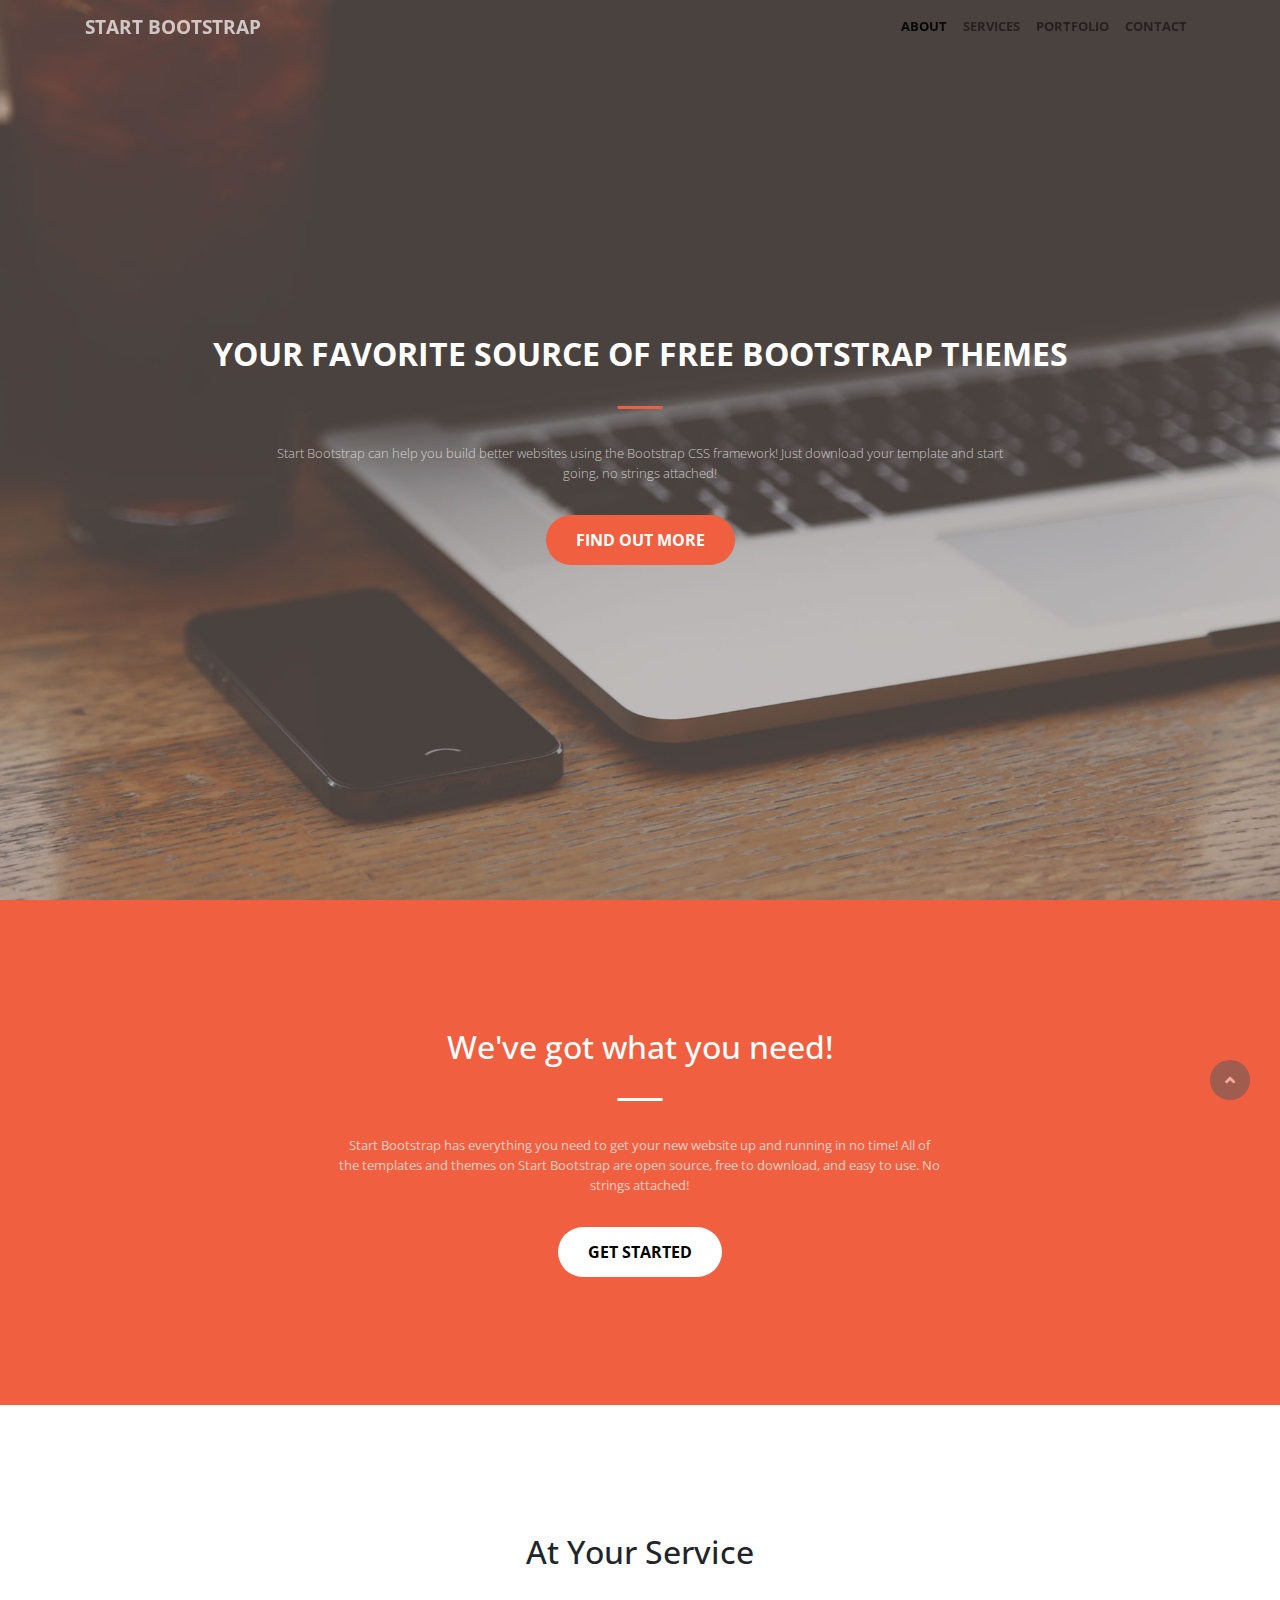
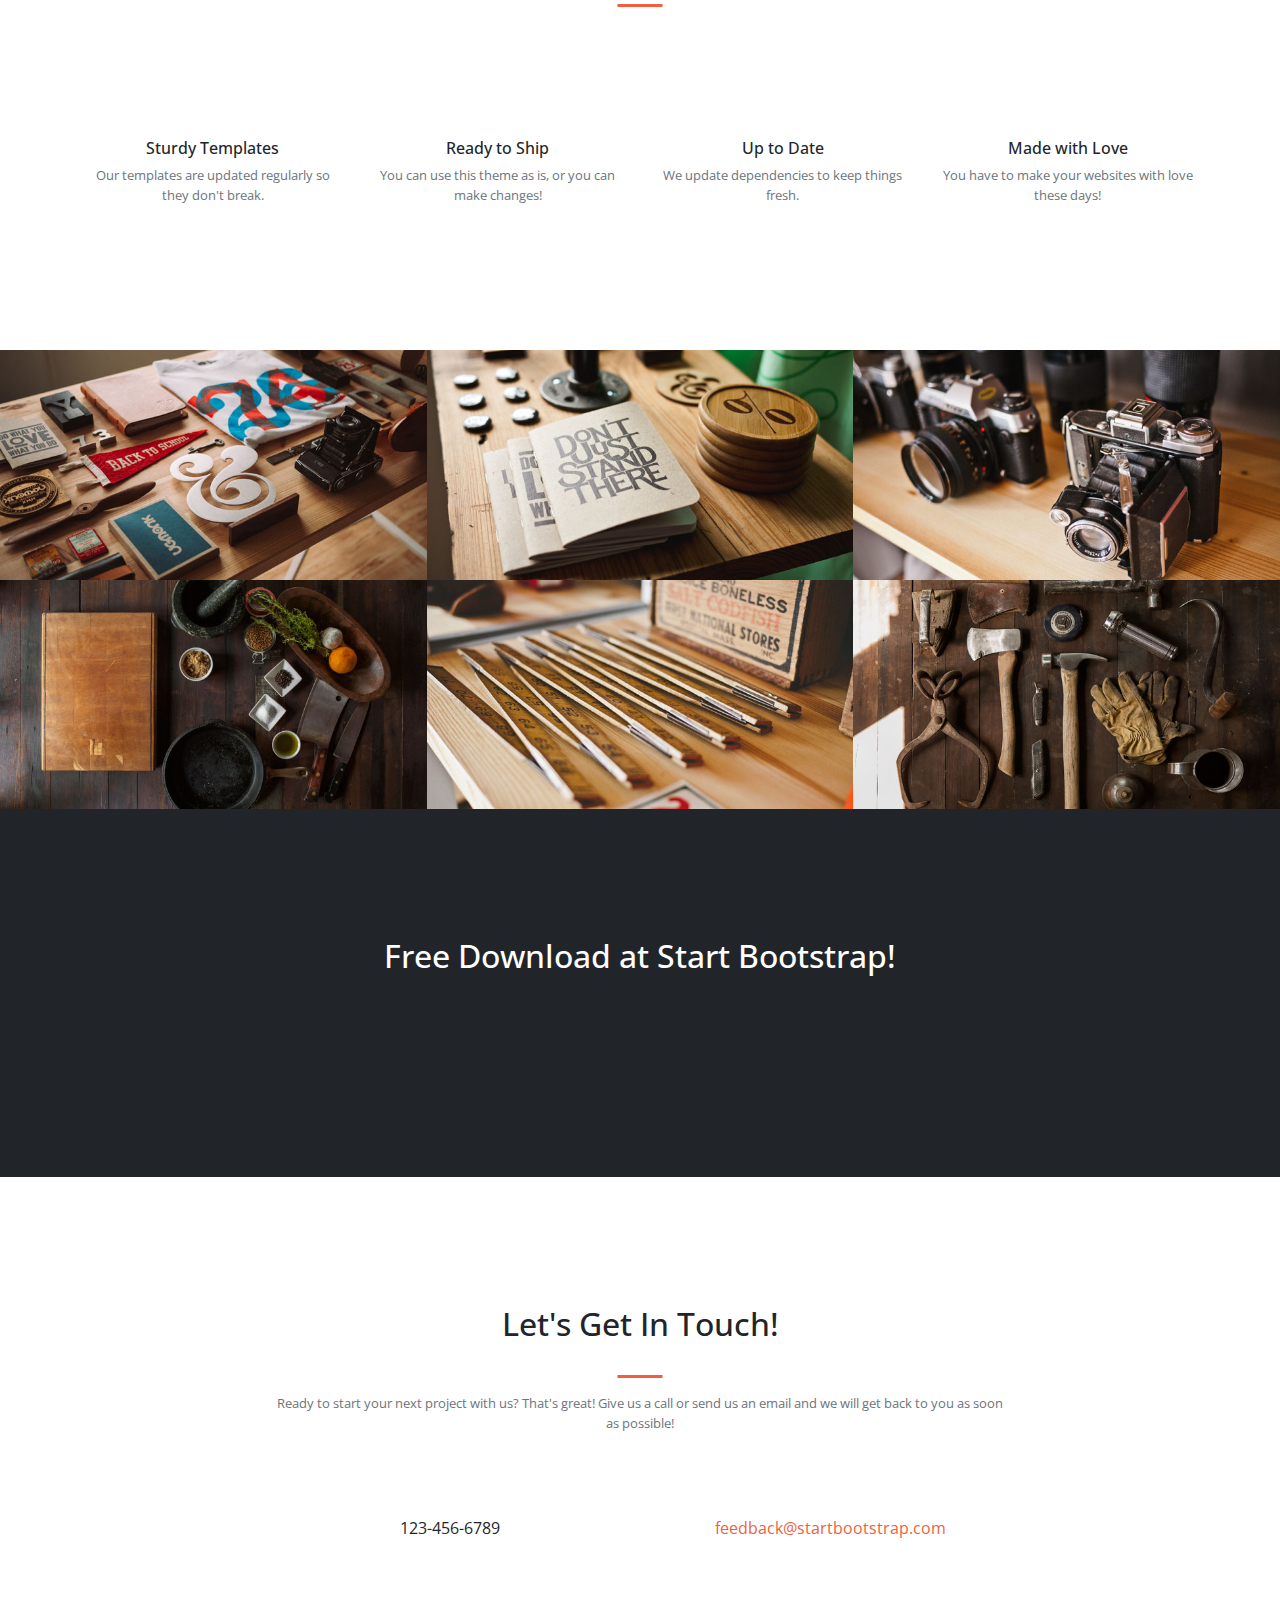
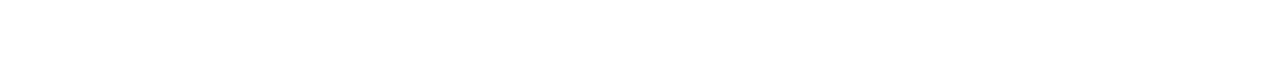
<file: Creative/index.html>
<!DOCTYPE html>
<html lang="en">

<head>
    <meta charset="UTF-8">
    <meta name="viewport" content="width=device-width, initial-scale=1.0">
    <meta http-equiv="X-UA-Compatible" content="ie=edge">
    <link rel="stylesheet" href="https://use.fontawesome.com/releases/v5.3.1/css/all.css">
    <link rel="stylesheet" href="https://stackpath.bootstrapcdn.com/bootstrap/4.1.3/css/bootstrap.min.css">
    <link rel="stylesheet" href="scss/animate.css">
    <link rel="stylesheet" href="scss/magnific-popup.css">
    <link rel="stylesheet" href="scss/style.css">
    <title>Creative-Start Bootstrap</title>
</head>

<body class="main">
    <div class="loader">
        <img src="img/2.gif" alt="Creative">
    </div>
    <header>
        <nav class="navbar fixed-top navbar-expand-lg navbar-light">
            <div class="container">
                <a class="navbar-brand" href="#">START BOOTSTRAP
                </a>
                <!-- <button class="navbar-toggler" type="button" data-toggle="collapse" data-target="#navbarNav" aria-controls="navbarNav">
                        <span class="navbar-toggler-icon"></span>
                </button> -->
                <button class="navbar-toggler" type="button" data-toggle="collapse" data-target="#navbarNav" aria-controls="navbarNav" aria-expanded="false" aria-label="Toggle navigation">
                        <span class="navbar-toggler-icon"></span>
                </button>

                <div class="collapse navbar-collapse" id="navbarNav">
                    <ul class="navbar-nav ml-auto main-menu">
                        <li class="nav-item active">
                            <a class="nav-link" href="#about">About</a>
                        </li>
                        <li class="nav-item">
                            <a class="nav-link" href="#services">Services</a>
                        </li>
                        <li class="nav-item">
                            <a class="nav-link" href="#portfolio">Portfolio</a>
                        </li>
                        <li class="nav-item">
                            <a class="nav-link" href="#contact">Contact</a>
                        </li>
                    </ul>
                </div>
            </div>
        </nav>
    </header>
    <main>

        <section id="intro" class="d-flex align-items-center">
            <div class="container">
                <div class="row justify-content-center text-center">
                    <div class="col-lg-10">
                        <h1 class="after-red">YOUR FAVORITE SOURCE OF FREE BOOTSTRAP THEMES</h1>
                        <div class="row text-center justify-content-center">
                            <div class="col-lg-10">
                                <p>
                                    Start Bootstrap can help you build better websites using the Bootstrap CSS framework! Just download your template and start
                                    going, no strings attached!
                                </p>
                            </div>
                        </div>
                        <a href="#" class="btn-red">FIND OUT MORE</a>
                    </div>
                </div>
            </div>
        </section>

        <section id="about" class="sp">
            <div class="container">
                <div class="row justify-content-center text-center">
                    <div class="col-lg-8">
                        <h1 class="after-white">We've got what you need!</h1>
                        <div class="row justify-content-center">
                            <div class="col-lg-10">
                                <p>Start Bootstrap has everything you need to get your new website up and running in no time!
                                    All of the templates and themes on Start Bootstrap are open source, free to download,
                                    and easy to use. No strings attached!</p>
                            </div>
                        </div>
                        <a href="#" class="btn-white">GET STARTED</a>
                    </div>
                </div>
            </div>
        </section>

        <section id="services" class="sp">
            <div class="container text-center">
                <div class="row justify-content-center">
                    <div class="col-lg-8">
                        <h1 class="after-red mb-5">At Your Service</h1>
                    </div>
                </div>
                <div class="row">
                    <div class="col-lg-3">
                        <div class="service">
                            <i class="fas fa-4x fa-gem wow zoomIn" data-wow-duration="1s"></i>
                            <h3>Sturdy Templates</h3>
                            <p class="text-muted">
                                Our templates are updated regularly so they don't break.
                            </p>
                        </div>
                    </div>
                    <div class="col-lg-3">
                        <div class="service">
                            <i class="fas fa-4x fa-paper-plane wow zoomIn" data-wow-duration="1s" data-wow-delay="0.3s"></i>
                            <h3>Ready to Ship</h3>
                            <p class="text-muted">
                                You can use this theme as is, or you can make changes!
                            </p>
                        </div>
                    </div>
                    <div class="col-lg-3">
                        <div class="service">
                            <i class="fas fa-4x fa-code wow zoomIn" data-wow-duration="1s" data-wow-delay="0.6s"></i>
                            <h3>Up to Date</h3>
                            <p class="text-muted">
                                We update dependencies to keep things fresh.
                            </p>
                        </div>
                    </div>
                    <div class="col-lg-3">
                        <div class="service">
                            <i class="fas fa-4x fa-heart wow zoomIn" data-wow-duration="1s" data-wow-delay="0.9s"></i>
                            <h3>Made with Love</h3>
                            <p class="text-muted">
                                You have to make your websites with love these days!
                            </p>
                        </div>
                    </div>
                </div>
            </div>
        </section>

        <section id="portfolio">
            <div class="container-fluid">
                <div class="row">
                    <div class="col-lg-4">
                        <div class="portfolio">
                            <img class="img-fluid" src="img/1.jpg" alt="Project Name">
                            <a href="img/1.jpg" class="mg-popup">
                                <span>CATEGORY</span>
                                <span>Project Name</span>
                            </a>
                        </div>
                    </div>
                    <div class="col-lg-4">
                        <div class="portfolio">
                            <img class="img-fluid" src="img/2.jpg" alt="Project Name">
                            <a href="img/2.jpg" class="mg-popup">
                                <span>CATEGORY</span>
                                <span>Project Name</span>
                            </a>
                        </div>
                    </div>
                    <div class="col-lg-4">
                        <div class="portfolio">
                            <img class="img-fluid" src="img/3.jpg" alt="Project Name">
                            <a href="img/3.jpg" class="mg-popup">
                                <span>CATEGORY</span>
                                <span>Project Name</span>
                            </a>
                        </div>
                    </div>
                    <div class="col-lg-4">
                        <div class="portfolio">
                            <img class="img-fluid" src="img/4.jpg" alt="Project Name">
                            <a href="img/4.jpg" class="mg-popup">
                                <span>CATEGORY</span>
                                <span>Project Name</span>
                            </a>
                        </div>
                    </div>
                    <div class="col-lg-4">
                        <div class="portfolio">
                            <img class="img-fluid" src="img/5.jpg" alt="Project Name">
                            <a href="img/5.jpg" class="mg-popup">
                                <span>CATEGORY</span>
                                <span>Project Name</span>
                            </a>
                        </div>
                    </div>
                    <div class="col-lg-4">
                        <div class="portfolio">
                            <img class="img-fluid" src="img/6.jpg" alt="Project Name">
                            <a href="img/6.jpg" class="mg-popup">
                                <span>CATEGORY</span>
                                <span>Project Name</span>
                            </a>
                        </div>
                    </div>
                </div>
            </div>
        </section>

        <section id="download" class="sp">
            <div class="container">
                <div class="row justify-content-center text-center">
                    <div class="col-lg-6">
                        <h2>Free Download at Start Bootstrap!</h2>
                        <a href="#" class="btn-white wow zoomIn" data-wow-duration="1s">DOWNLOAD NOW!</a>
                    </div>
                </div>
            </div>
        </section>

     

    </main>

    <footer id="contact" class="sp">
                    <div class="container">
                        <div class="row justify-content-center text-center">
                            <div class="col-lg-8">
                                <h1 class="after-red mb-3">Let's Get In Touch!</h1>
                                <p class="text-muted mb-3">
                                    Ready to start your next project with us? That's great! Give us a call or send us an email and we will get back to you as
                                    soon as possible!
                                </p>
                                <div class="row">
                                    <div class="col-lg-6">
                                       <div class="contact">
                                        <i class="fas fa-3x fa-phone mb-2 wow zoomIn" data-wow-duration="1s"></i>
                                        <span>123-456-6789</span>
                                       </div>
                                    </div>
                                    <div class="col-lg-6">
                                       <div class="contact">
                                        <i class="fas fa-3x fa-envelope mb-2 wow zoomIn" data-wow-duration="1s" data-wow-delay="0.3s"></i>
                                        <a href="mailto:feedback@startbootstrap.com">
                                            feedback@startbootstrap.com
                                        </a>
                                       </div>
                                    </div>
                                </div>
                            </div>
                        </div>
        
                    </div>
    </footer>

    <div class="button-top" data-scroll-goto="0">
        <span>
            <i class="fa fa-angle-up" aria-hidden="true"></i>
        </span>
    </div>

    <script src="https://code.jquery.com/jquery-3.3.1.min.js"></script>
    <script src="https://cdnjs.cloudflare.com/ajax/libs/popper.js/1.14.3/umd/popper.min.js"></script>
    <script src="https://stackpath.bootstrapcdn.com/bootstrap/4.1.3/js/bootstrap.min.js"></script>
    <script src="js/wow.js"></script>
    <script src="js/jquery.magnific-popup.min.js"></script>
    <script src="js/script.js"></script>
</body>

</html>
</file>
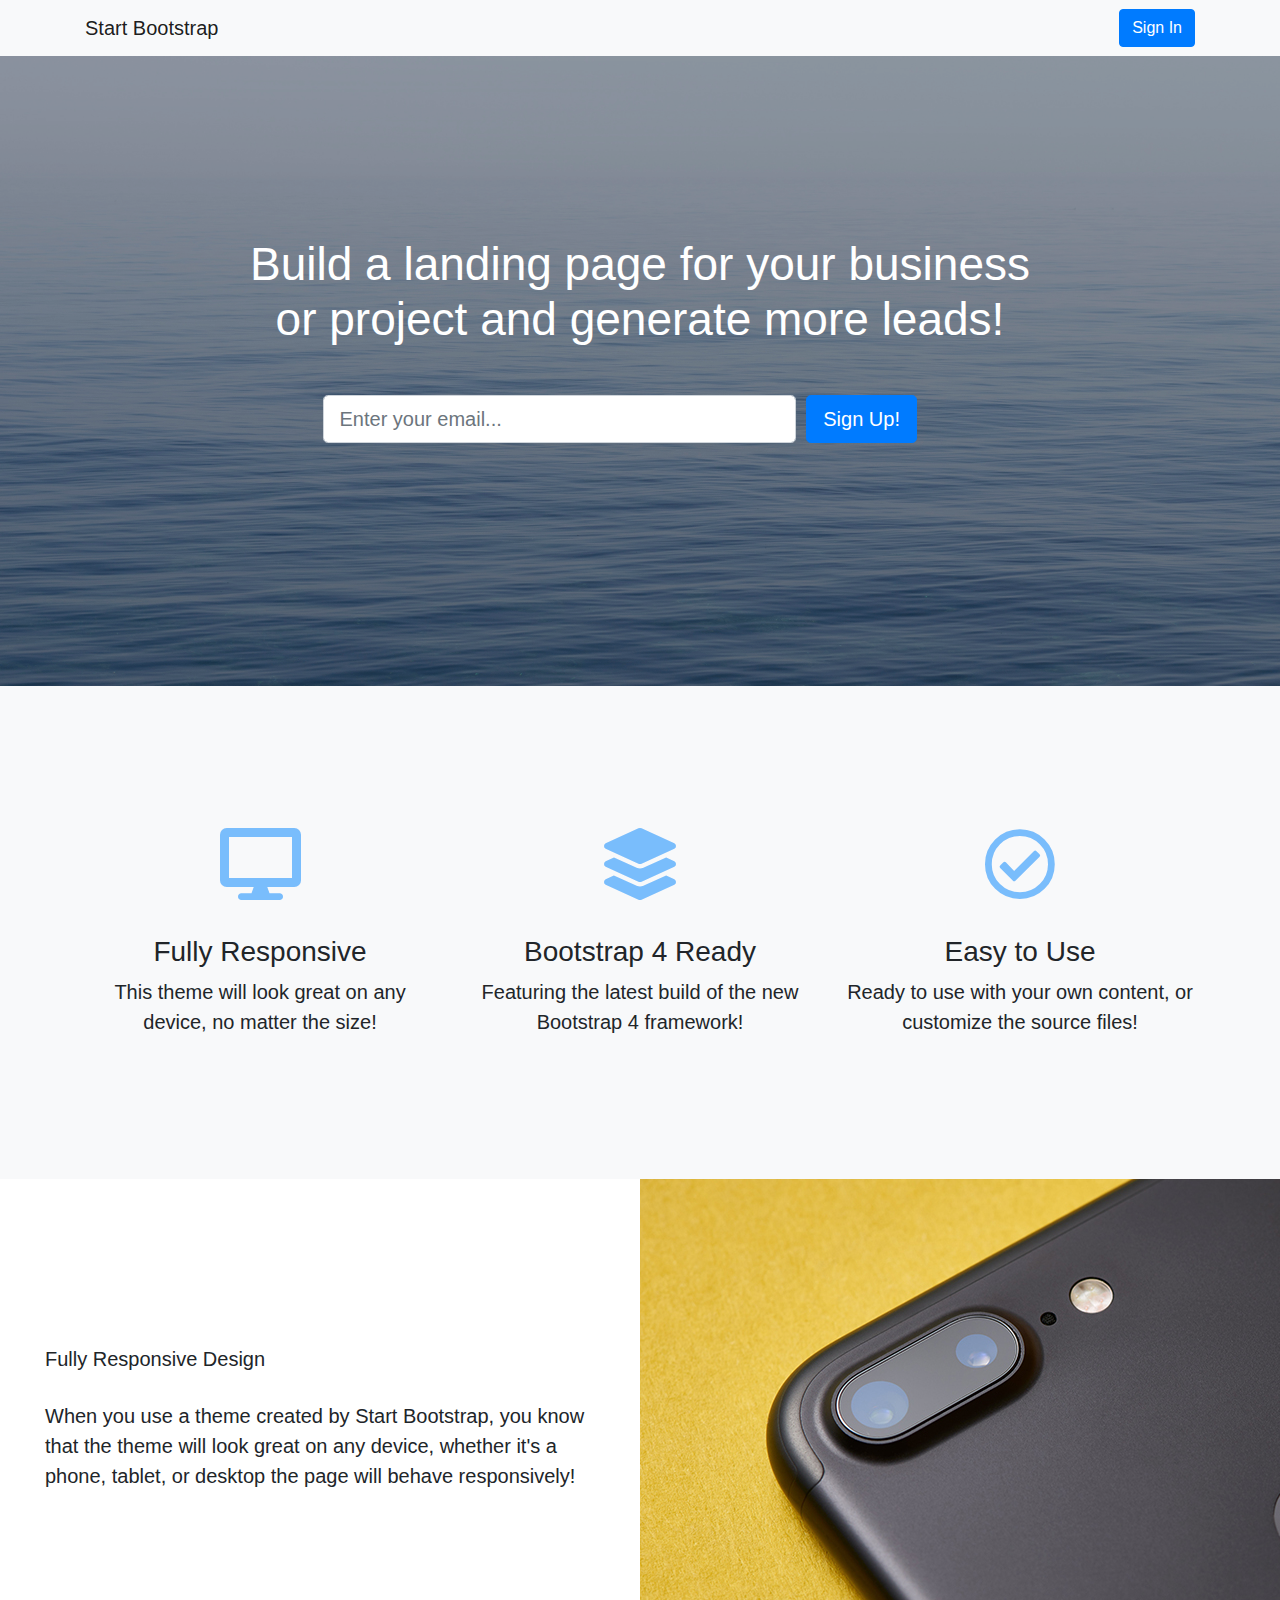
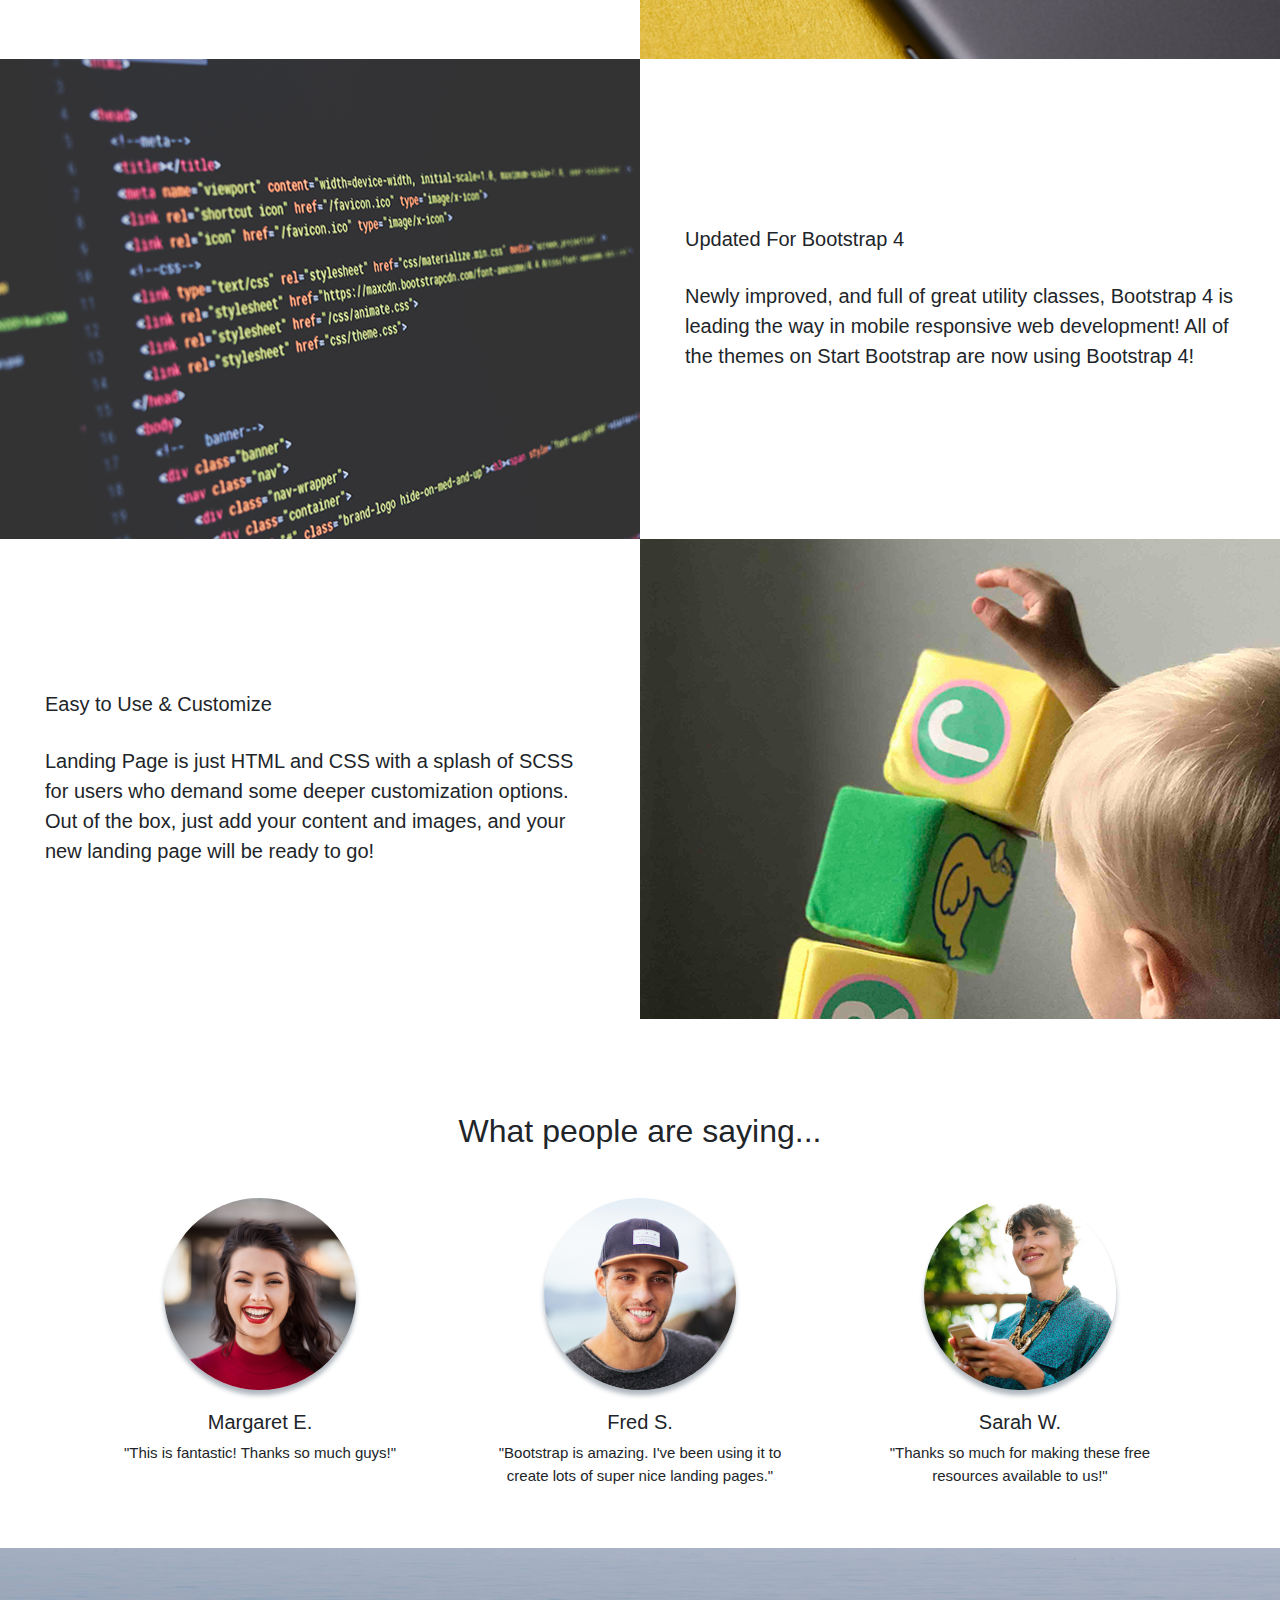
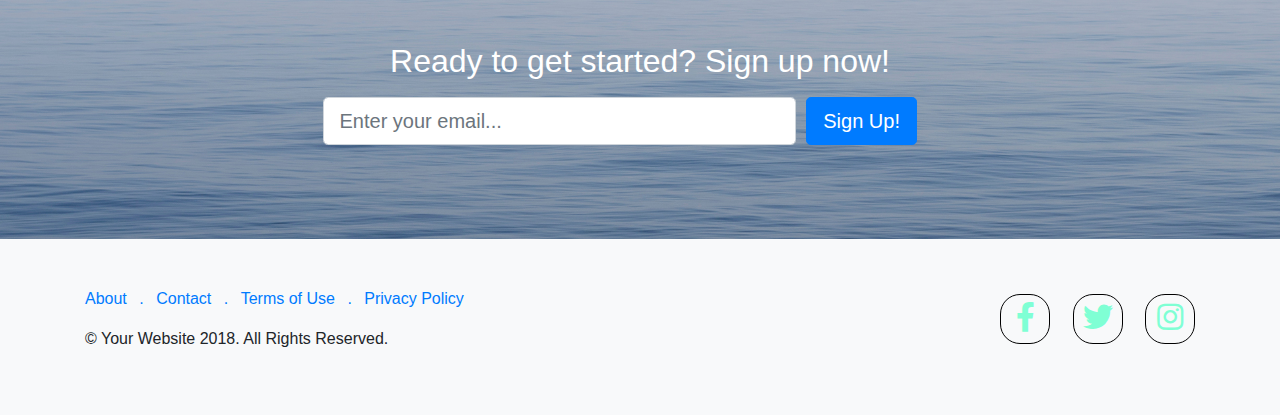
<file: Landing Page/index.html>
<!DOCTYPE html>
<html lang="en">

<head>
    <meta charset="UTF-8">
    <meta name="viewport" content="width=device-width, initial-scale=1.0">
    <meta http-equiv="X-UA-Compatible" content="ie=edge">
    <link rel="stylesheet" href="https://use.fontawesome.com/releases/v5.2.0/css/all.css">
    <link rel="stylesheet" href="https://stackpath.bootstrapcdn.com/bootstrap/4.1.3/css/bootstrap.min.css">
    <link rel="stylesheet" href="css/style.css">
    <title>Document</title>
</head>

<body>
    <nav class="navbar navbar-light bg-light fixed-top">
        <div class="container">
            <a href="#" class="navbar-brand">Start Bootstrap</a>
            <a href="#" class="btn btn-primary">Sign In</a>
        </div>
    </nav>

    <header class="leads text-center text-white">
        <div class="overlay"></div>
        <div class="container">
            <div class="row">
                <div class="col-xl-9 col-12 col-md-12 mx-auto leads_title">
                    <h1 class="mb-5">Build a landing page for your business or project and generate more leads!</h1>
                </div>
                <div class="col-lg-8 col-12 col-md-10 col-xl-7 mx-auto">
                    <form class="login">
                        <div class="form-row">
                            <div class="col-12 col-md-9 mb-2 mb-md-0">
                                <input type="email" class="form-control form-control-lg" placeholder="Enter your email...">
                            </div>
                            <div class="col-12 col-md-3">
                                <button type="submit" class="btn btn-lg d-block btn-primary">Sign Up!</button>
                            </div>
                        </div>
                    </form>
                </div>
            </div>

        </div>
    </header>


    <div class="packages bg-light text-center">
        <div class="container">
            <div class="row">
                <div class="col-lg-4 col-md-6">
                    <div class="item">
                        <div class="icon">
                            <i class="fas fa-desktop"></i>
                        </div>
                        <h3>Fully Responsive</h3>
                        <p class="content">This theme will look great on any device, no matter the size!</p>
                    </div>
                </div>
                <div class="col-lg-4 col-md-6">
                    <div class="item mx-auto">
                        <div class="icon">
                            <i class="fas fa-layer-group"></i>
                        </div>
                        <h3>Bootstrap 4 Ready</h3>
                        <p class="content">Featuring the latest build of the new Bootstrap 4 framework!</p>
                    </div>
                </div>
                <div class="col-lg-4 col-md-6">
                    <div class="item">
                        <div class="icon">
                            <i class="far fa-check-circle"></i>
                        </div>
                        <h3>Easy to Use</h3>
                        <p class="content">Ready to use with your own content, or customize the source files!</p>
                    </div>
                </div>
            </div>
        </div>
    </div>

    <div class="showcase mb-5">
        <div class="container-fluid">
            <div class="row">

                <div class="col-lg-6 showcase_img img-1 order-lg-2"></div>
                <div class="col-lg-6 my-auto showcase-content order-lg-1">
                    <h2>Fully Responsive Design</h2>
                    <p>
                        When you use a theme created by Start Bootstrap, you know that the theme will look great on any device, whether it's a phone,
                        tablet, or desktop the page will behave responsively!
                    </p>
                </div>



            </div>
            <div class="row">


                <div class="col-lg-6 showcase_img img-2"></div>
                <div class="col-lg-6 my-auto showcase-content">
                    <h2>Updated For Bootstrap 4</h2>
                    <p>
                        Newly improved, and full of great utility classes, Bootstrap 4 is leading the way in mobile responsive web development! All
                        of the themes on Start Bootstrap are now using Bootstrap 4!
                    </p>
                </div>



            </div>
            <div class="row">
                <div class="col-lg-6 showcase_img img-3 order-lg-2"></div>
                <div class="col-lg-6 my-auto showcase-content order-lg-1">
                    <h2>Easy to Use & Customize</h2>
                    <p>
                        Landing Page is just HTML and CSS with a splash of SCSS for users who demand some deeper customization options. Out of the
                        box, just add your content and images, and your new landing page will be ready to go!
                    </p>
                </div>


            </div>
        </div>
    </div>


    <div class="testimonials text-center">
        <div class="container">
            <h2 class="mb-5 text-center">What people are saying...</h2>
            <div class="row">
                <div class="col-lg-4 col-md-6">
                    <div class="item mx-auto">
                        <img src="img/testimonials-1.jpg" class="img-fluid rounded-circle" alt="#">
                        <h5>Margaret E.</h5>
                        <p class="content_test">"This is fantastic! Thanks so much guys!"</p>
                    </div>
                </div>
                <div class="col-lg-4 col-md-6">
                    <div class="item mx-auto">
                        <img src="img/testimonials-2.jpg" class="img-fluid rounded-circle" alt="#">
                        <h5>Fred S.</h5>
                        <p class="content_test">"Bootstrap is amazing. I've been using it to create lots of super nice landing pages."</p>
                    </div>
                </div>
                <div class="col-lg-4 col-md-6">
                    <div class="item mx-auto">
                        <img src="img/testimonials-3.jpg" class="img-fluid rounded-circle" alt="#">
                        <h5>Sarah W.</h5>
                        <p class="content_test">"Thanks so much for making these free resources available to us!"</p>
                    </div>
                </div>
            </div>
        </div>
    </div>


    <div class="register text-center text-white">
        <div class="container">
            <div class="overlay"></div>
            <div class="row">
                <div class="col-xl-9 mx-auto leads_title">
                    <h2 class="mb-3">Ready to get started? Sign up now!</h2>
                </div>
                <div class="col-lg-8 col-md-10 col-xl-7 mx-auto">
                    <form class="login">
                        <div class="form-row">
                            <div class="col-12 col-md-9 mb-2 mb-md-0">
                                <input type="email" class="form-control form-control-lg" placeholder="Enter your email...">
                            </div>
                            <div class="col-12 col-md-3">
                                <button type="submit" class="btn-lg d-block btn btn-primary">Sign Up!</button>
                            </div>
                        </div>
                    </form>
                </div>
            </div>
        </div>
    </div>

    <footer class="bg-light pt-5 py-5">
        <div class="container">
            <div class="row">
                <div class="col-lg-6 text-center text-lg-left my-auto">
                    <ul class="list-inline">
                        <li class="list-inline-item">
                            <a href="#">About</a>
                        </li>
                        <li class="list-inline-item">
                            <a href="#">.</a>
                        </li>
                        <li class="list-inline-item">
                            <a href="#">Contact</a>
                        </li>
                        <li class="list-inline-item">
                            <a href="#">.</a>
                        </li>
                        <li class="list-inline-item">
                            <a href="#">Terms of Use</a>
                        </li>
                        <li class="list-inline-item">
                            <a href="#">.</a>
                        </li>
                        <li class="list-inline-item">
                            <a href="#">Privacy Policy</a>
                        </li>
                    </ul>
                    <p>© Your Website 2018. All Rights Reserved.</p>
                </div>
                <div class="col-lg-6 social text-center text-lg-right my-auto">
                    <ul class="list-inline">
                        <li class="list-inline-item">
                            <a href="#">
                                <i class="fab fa-facebook-f"></i>
                            </a>
                        </li>
                        <li class="list-inline-item">
                            <a href="#">
                                <i class="fab fa-twitter"></i>
                            </a>
                        </li>
                        <li class="list-inline-item">
                            <a href="#">
                                <i class="fab fa-instagram"></i>
                            </a>
                        </li>
                    </ul>
                </div>
            </div>
        </div>
    </footer>

</body>

</html>
</file>
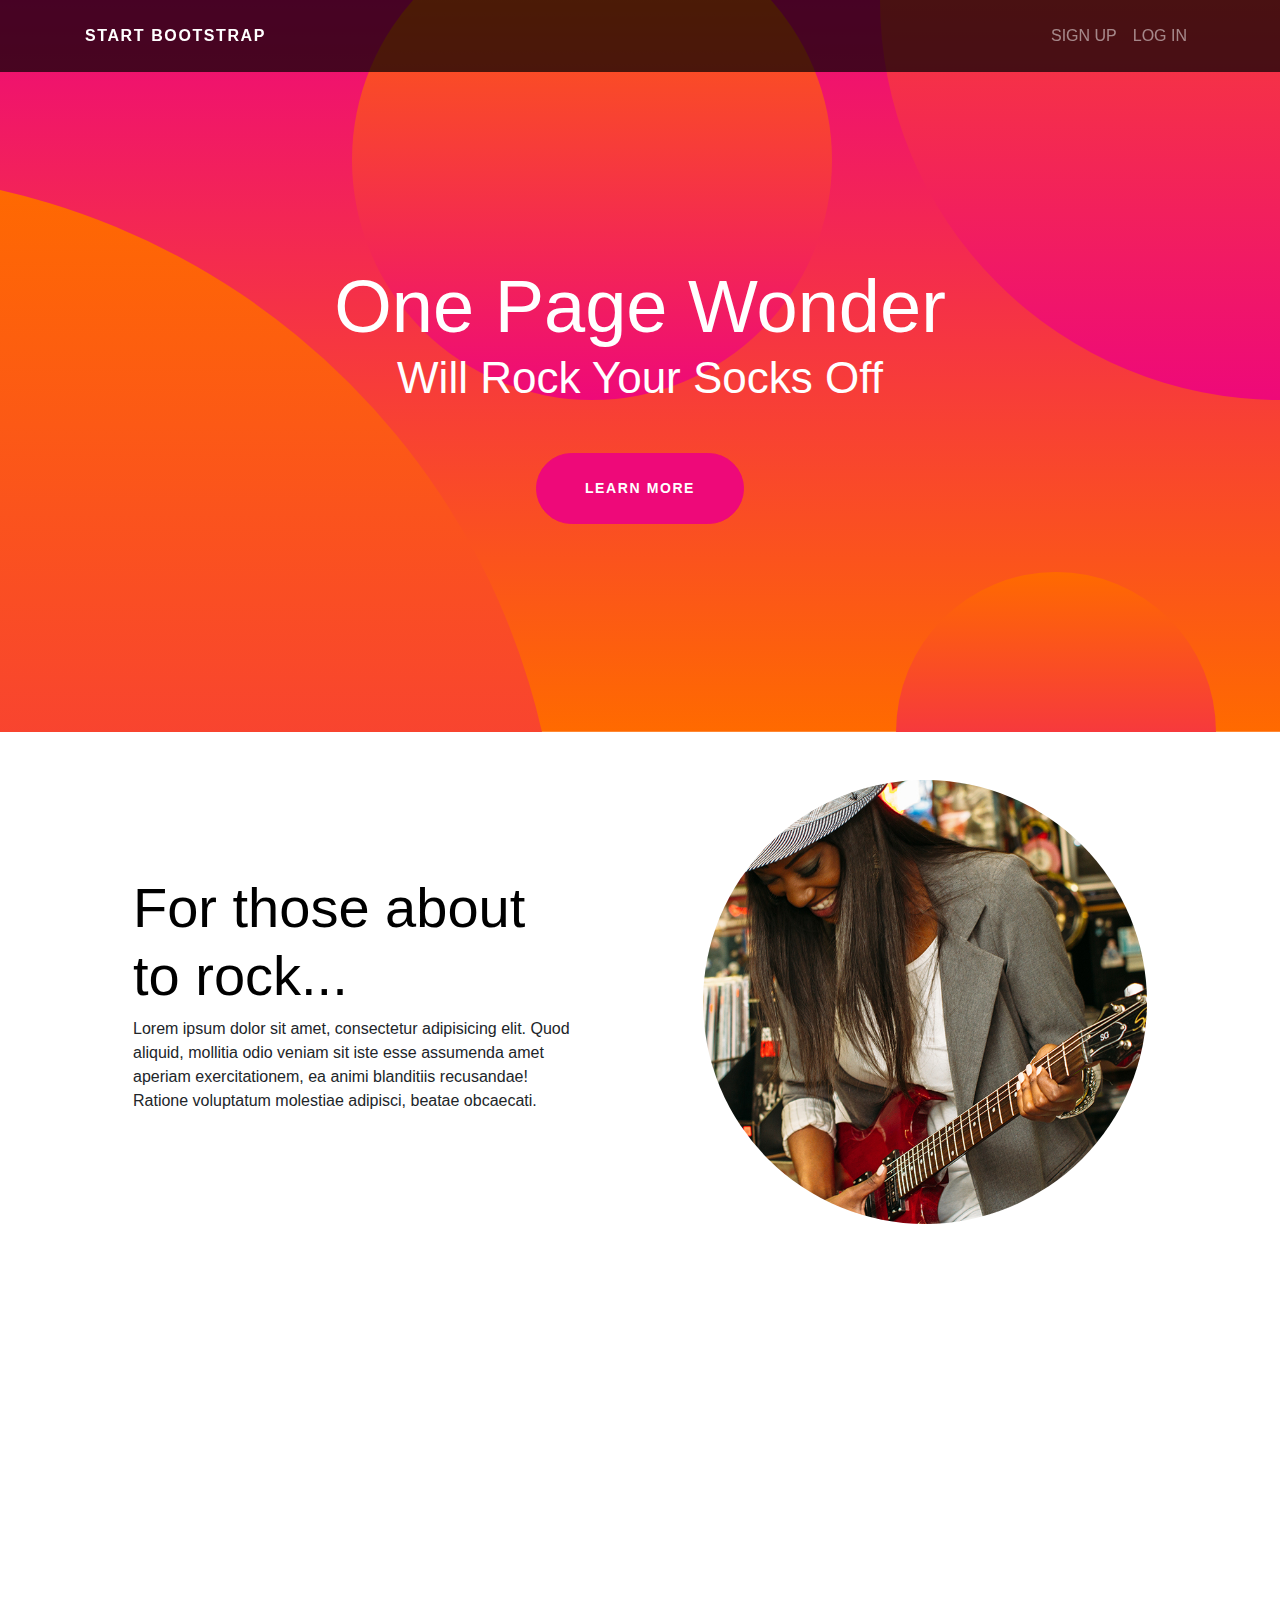
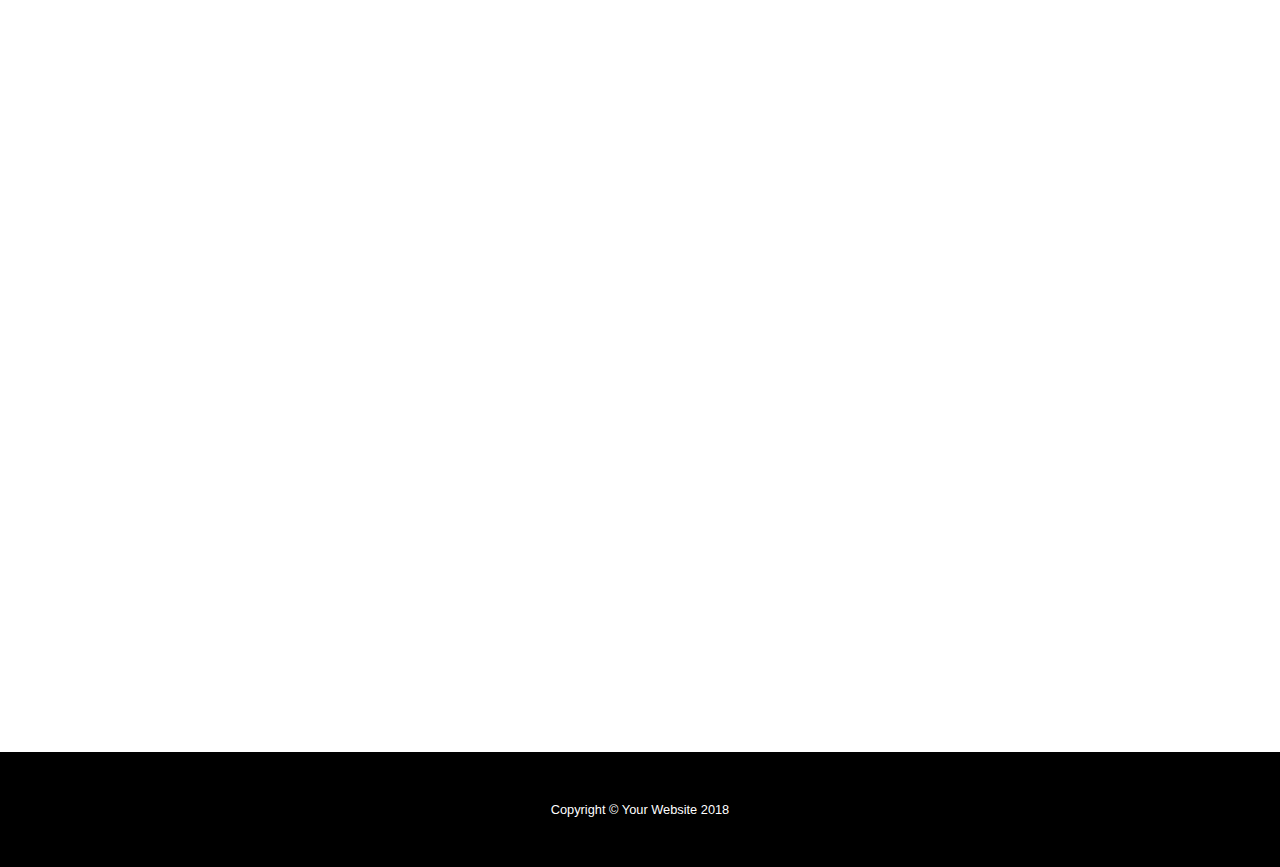
<file: Wonder Template/index.html>
<!DOCTYPE html>
<html lang="en">
<head>
    <meta charset="UTF-8">
    <meta name="viewport" content="width=device-width, initial-scale=1.0">
    <meta http-equiv="X-UA-Compatible" content="ie=edge">
    <link rel="stylesheet" href="https://maxcdn.bootstrapcdn.com/bootstrap/4.0.0/css/bootstrap.min.css">
    <link rel="stylesheet" href="style.css">
    <title>One Page Wonder-Start Bootstrap</title>
</head>
<body>
        <nav class="navbar-custome navbar navbar-expand-lg navbar-dark fixed-top" id="myScrollspy">
            <div class="container">
                <a class="navbar-brand" href="#">START BOOTSTRAP</a>
                <button class="navbar-toggler" type="button" data-toggle="collapse" data-target="#navbarSupportedContent" aria-controls="navbarSupportedContent"
                    aria-expanded="false" aria-label="Toggle navigation">
                    <span class="navbar-toggler-icon"></span>
                </button>
                <div class="collapse navbar-collapse" id="navbarSupportedContent">
                    <ul class="navbar-nav ml-auto">
                        <li class="nav-item">
                            <a class="nav-link" href="#work">SIGN UP</a>
                        </li>
                        <li class="nav-item">
                            <a class="nav-link" href="#contact">LOG IN</a>
                        </li>
                    </ul>
                </div>
            </div>
        </nav>
        
        <header class="wonder text-center text-white">
            <div class="wonder-content">
                <div class="container">
                    <h1 class="first-content mb-0">One Page Wonder</h1>
                    <h2 class="second-content mb-0">Will Rock Your Socks Off</h2>
                    <a href="#" class="btn btn-primary btn-round btn-text mt-5">Learn More</a>
                </div>
            </div>
            <div class="bg-circle-1 bg-circle"></div>
            <div class="bg-circle-2 bg-circle"></div>
            <div class="bg-circle-3 bg-circle"></div>
            <div class="bg-circle-4 bg-circle"></div>
        </header>
        
        <section>
            <div class="container">
                <div class="row align-items-center">
                    <div class="col-lg-6">
                        <div class="p-5 left">
                            <h2 class="display-4">For those about to rock...</h2>
                            <p>Lorem ipsum dolor sit amet, consectetur adipisicing elit. Quod aliquid, mollitia odio veniam sit iste
                                esse assumenda amet aperiam exercitationem, ea animi blanditiis recusandae! Ratione voluptatum molestiae
                                adipisci, beatae obcaecati.</p>
                        </div>
                    </div>
                    <div class="col-lg-6">
                        <div class="p-5  img-photo right">
                            <img class="img-fluid rounded-circle" src="img/01.jpg" alt="">
                        </div>
                    </div>
                </div>
            </div>
        </section>
        
        
        <section>
            <div class="container">
                <div class="row align-items-center">
                    <div class="col-lg-6">
                        <div class="p-5 img-photo left">
                            <img class="img-fluid rounded-circle" src="img/02.jpg" alt="">
                        </div>
                    </div>
                    <div class="col-lg-6">
                        <div class="p-5 right">
                            <h2 class="display-4">We salute you!</h2>
                            <p>Lorem ipsum dolor sit amet, consectetur adipisicing elit. Quod aliquid, mollitia odio veniam sit iste
                                esse assumenda amet aperiam exercitationem, ea animi blanditiis recusandae! Ratione voluptatum molestiae
                                adipisci, beatae obcaecati.</p>
                        </div>
                    </div>
                </div>
            </div>
        </section>
        
        <section>
            <div class="container">
                <div class="row align-items-center">
                    <div class="col-lg-6">
                        <div class="p-5 left">
                            <h2 class="display-4">Let there be rock!</h2>
                            <p>Lorem ipsum dolor sit amet, consectetur adipisicing elit. Quod aliquid, mollitia odio veniam sit iste
                                esse assumenda amet aperiam exercitationem, ea animi blanditiis recusandae! Ratione voluptatum molestiae
                                adipisci, beatae obcaecati.</p>
                        </div>
                    </div>
                    <div class="col-lg-6">
                        <div class="p-5  img-photo right">
                            <img class="img-fluid rounded-circle" src="img/03.jpg" alt="">
                        </div>
                    </div>
                </div>
            </div>
        </section>
        
        <footer class="py-5 bg-footer">
            <div class="conatiner">
                <p class="m-0 text-center text-white small">Copyright © Your Website 2018</p>
            </div>
        </footer>
    


    <script src="https://code.jquery.com/jquery-3.2.1.slim.min.js"></script>
    <script src="https://cdnjs.cloudflare.com/ajax/libs/popper.js/1.12.9/umd/popper.min.js"></script>
    <script src="https://maxcdn.bootstrapcdn.com/bootstrap/4.0.0/js/bootstrap.min.js"></script>
    <script src="script/scrollreveal.min.js"></script>
    <script src="script/animation.js"></script>
</body>
</html>
</file>
<file: Creative/scss/style.css>
@import url("https://fonts.googleapis.com/css?family=Open+Sans");
.sp {
  padding: 128px 0px; }

.btn-red, .btn-white {
  display: inline-block;
  padding: 13px 30px;
  border-radius: 27px;
  margin-top: 15px;
  font-weight: bold;
  -webkit-transition: all 0.3s;
  -ms-transition: all 0.3s;
  transition: all 0.3s; }
  .btn-red:hover, .btn-white:hover {
    text-decoration: none; }

.btn-red {
  background: #f05f40;
  color: white; }
  .btn-red:hover {
    background: #ee4b28;
    color: white; }

.btn-white {
  background: white;
  color: black; }
  .btn-white:hover {
    background: rgba(242, 242, 242, 0.7);
    color: black; }

.after-red, .after-white {
  position: relative;
  margin-bottom: 35px;
  padding-bottom: 35px; }
  .after-red::after, .after-white::after {
    content: "";
    position: absolute;
    bottom: 0;
    width: 45px;
    height: 3px;
    left: 50%;
    transform: translate(-50%); }

.after-red::after {
  background-color: #f05f40; }

.after-white::after {
  background-color: white; }

.button-top {
  position: fixed;
  bottom: -200px;
  right: 30px;
  width: 40px;
  height: 40px;
  line-height: 40px;
  border-radius: 50%;
  background-color: #515A5F;
  color: #fff;
  text-align: center !important;
  z-index: 99;
  font-size: 16px;
  opacity: .5;
  -webkit-transition: all 0.5s;
  -ms-transition: all 0.5s;
  transition: all 0.5s;
  cursor: pointer; }
  .button-top:hover {
    opacity: .8; }
  .button-top.button-show {
    bottom: 20px; }

::-webkit-scrollbar-thumb, ::-webkit-scrollbar-track {
  border-radius: 10px;
  box-shadow: inset 0 0 6px rgba(0, 0, 0, 0.3); }

::-webkit-scrollbar {
  width: 8px; }

::-webkit-scrollbar-thumb {
  background-color: #979696; }

::-webkit-scrollbar-track {
  background-color: white; }

@media screen and (max-width: 768px) {
  .navbar .navbar-toggler {
    background: white !important;
    outline: none; }
  .navbar .navbar-collapse .nav-link {
    color: white !important; }

  header.scrolled .navbar .navbar-collapse .nav-link {
    color: black !important; } }
@media screen and (max-width: 480px) {
  .after-red {
    font-size: 24px !important; }

  .after-white {
    font-size: 27.2px !important; }

  p {
    font-size: 11.4285714286px !important; } }
@media screen and (min-width: 767px) {
  .after-red {
    font-size: 32px !important; }

  p {
    font-size: 13.3333333333px !important; }

  #portfolio .portfolio img {
    width: 100%; }

  #services .service {
    margin-top: 8px; }
    #services .service h3 {
      font-size: 16px; } }
body {
  font-family: "Open Sans", sans-serif; }

.loader {
  position: fixed;
  display: flex;
  width: 100%;
  height: 100%;
  justify-content: center;
  align-items: center;
  background: #fff;
  z-index: 9999999999999999; }

header .navbar .navbar-brand {
  color: rgba(255, 255, 255, 0.7);
  font-weight: bold;
  font-size: 18.8235294118px;
  -webkit-transition: all 0.7s;
  -ms-transition: all 0.7s;
  transition: all 0.7s; }
  header .navbar .navbar-brand:hover {
    color: white; }
header .navbar .nav-link {
  color: rgba(255, 255, 255, 0.7);
  font-size: 13px;
  font-weight: bold;
  text-transform: uppercase;
  -webkit-transition: all 0.7s;
  -ms-transition: all 0.7s;
  transition: all 0.7s; }
  header .navbar .nav-link:hover {
    color: white; }
  header .navbar .nav-link.active {
    color: #f05f40 !important; }
header.scrolled {
  font-size: 10px; }
  header.scrolled .navbar {
    background: white; }
    header.scrolled .navbar .navbar-brand {
      color: #f05f40; }
    header.scrolled .navbar .nav-link {
      color: black; }

#intro {
  background: url("../img/header.jpg");
  height: 100vh;
  background-position: center center;
  background-size: cover;
  background-repeat: no-repeat; }
  #intro h1 {
    font-size: 59.2px;
    color: white;
    font-weight: bold; }
  #intro p {
    font-size: 18.4px;
    font-weight: 300;
    color: rgba(255, 255, 255, 0.7); }

#about {
  background: #f05f40; }
  #about h1 {
    color: white;
    font-size: 32px; }
  #about p {
    font-size: 16px;
    color: rgba(255, 255, 255, 0.7); }

#services h1 {
  font-size: 32px; }
#services .service {
  margin-top: 20px; }
  #services .service i {
    color: #f05f40; }
  #services .service p {
    font-size: 17.44px; }

#portfolio .portfolio {
  position: relative;
  margin: 0 -15px; }
  #portfolio .portfolio a {
    position: absolute;
    top: 0;
    left: 0;
    width: 100%;
    height: 100%;
    background: rgba(240, 95, 64, 0.8);
    display: flex;
    justify-content: center;
    align-items: center;
    flex-direction: column;
    opacity: 0;
    -webkit-transition: all 0.4s;
    -ms-transition: all 0.4s;
    transition: all 0.4s; }
    #portfolio .portfolio a:hover {
      text-decoration: none; }
    #portfolio .portfolio a span:first-child {
      color: rgba(255, 255, 255, 0.7);
      font-size: 16px; }
    #portfolio .portfolio a span:last-child {
      margin-top: 5px;
      font-size: 20.8px;
      color: white; }
  #portfolio .portfolio:hover a {
    opacity: 1;
    -webkit-transition: all 0.4s;
    -ms-transition: all 0.4s;
    transition: all 0.4s; }

#download {
  background-color: #212529; }
  #download h2 {
    color: white; }

#contact h1 {
  font-size: 32px; }
#contact p {
  font-size: 16.6666666667px; }
#contact .contact {
  margin-top: 10px; }
  #contact .contact i {
    display: block; }
  #contact .contact a {
    color: #f05f40; }

/*# sourceMappingURL=style.css.map */
</file>
<file: Landing Page/css/style.css>
.leads,.register{
    position: relative;
    background: url('../img/bg-masthead.jpg') no-repeat center center;
    background-size: cover;
    background-color: #343a40;
}
.leads{
    padding-top: 18.5%;
    padding-bottom: 19%;
}
.register{
    padding-top: 94px;
    padding-bottom: 94px;
}
.leads .overlay{
    position: absolute;
    left: 0;
    top: 0;
    height: 100%;
    width: 100%;
    opacity: .3;
    background-color: #212529;
}
.leads .leads_title h1{
    font-size:46px;
}
.packages{
    padding:126px 0px;
}
.packages .item{
    max-width: 360px;
}
.packages .item .icon{
    font-size: 72px;
    color: rgba(29, 145, 253, 0.582);
    margin-bottom: 15px;
}
.packages .item .icon,.testimonials .item img{
    transition: .3s all;
}
.packages .item .icon:hover,.testimonials .item img:hover{
    transform: scale(1.1);
 }
.showcase .showcase_img{
    background-size: cover;
    min-height: 480px;
}
.showcase .showcase_img.img-1{
    background: url(../img/1.jpg);
}
.showcase .showcase_img.img-2{
    background: url(../img/2.jpg);
}
.showcase .showcase_img.img-3{
    background: url(../img/3.jpg);
}
.showcase .showcase-content p,.showcase .showcase-content h2{
    padding: 0px 126px;   
}
.showcase .showcase-content p,.content{
    font-weight: 300;
    font-size: 20px;
}
.showcase .showcase-content h2{
    font-size: 30px;
}
.testimonials{
    padding: 45px 0px;
}
 .testimonials .item{
     max-width: 308px;
}
.testimonials .item img{
    max-width: 192px;
    box-shadow: 0 5px 5px 0 #adb5bd;
    margin-bottom: 20px;
}
.testimonials .content_test{
    font-weight: 300;
    font-size: 15px;
}
 footer .social ul li a{
     display: inline-block;
     font-size: 30px;
     border-radius: 20px;
     border: 1px solid black;
     color: aquamarine;
     margin-left:10px;
     width: 50px;
     height: 50px;
     text-align: center;
     transition: .3s all;
 }
 footer .social ul li a:hover{
     background:rgb(13, 109, 136);
     color: antiquewhite;
 }
 @media screen and (max-width: 767px) {
     .leads .login button,.register .login button{
         display: block;
         width: 100%;
     }
     .leads .leads_title h1{
         margin-top: 20px;
         font-size: 20px;
     }
     .register h2, .testimonials h2{
         font-size: 25px;
     }
     .testimonials .item{
         margin-bottom: 37px;
     }
     .showcase .showcase-content h2,.showcase .showcase-content p{
        font-size: 18px;
        padding: 0 60px;
        margin: 30px 0px;
     }
  }
  @media screen and (min-width:768px){
    .showcase .showcase-content h2,.showcase .showcase-content p{
        font-size: 20px;
        padding: 0 30px;
        margin: 30px 0px;
     }
  }
</file>
<file: Wonder Template/style.css>
.navbar-custome{
    padding-top: 16px;
    padding-bottom: 16px;
    background-color: rgba(0,0,0,.7);
}
.navbar-custome .navbar-brand{
    text-transform: uppercase;
    font-size: 1rem;
    letter-spacing: .1rem;
    font-weight: 700;
}
.wonder{
    position: relative;
    overflow: hidden;
    background: linear-gradient(0deg,#ff6a00 0,#ee0979 100%);
    padding-top: calc(13rem + 55px);
    padding-bottom: 13rem;
    background-repeat: no-repeat;
    background-position: center center;
    background-attachment: scroll;
    background-size: cover;
}
.wonder-content{
    z-index: 1;
    position: relative;
}
.first-content{
    font-size: 74px;
}
.second-content{
    font-size: 44px
}
.wonder .bg-circle{
    z-index: 0;
    position: absolute;
    border-radius: 100%;
    background: linear-gradient(0deg,#ee0979 0,#ff6a00 100%);
}
.wonder .bg-circle-1{
    height: 90rem;
    width: 90rem;
    bottom: -55rem;
    left: -55rem;
}
.wonder .bg-circle-2{
    height: 50rem;
    width: 50rem;
    top: -25rem;
    right: -25rem;
}
.wonder .bg-circle-3{
    height: 20rem;
    width: 20rem;
    bottom: -10rem;
    right: 5%;
}
.wonder .bg-circle-4{
    height: 30rem;
    width: 30rem;
    top: -5rem;
    right: 35%;
}
.btn-primary{
    background-color: #ee0979;
    border-color: #ee0979;
}
.btn-round{
    border-radius: 5rem;
}
.btn-text{
    text-transform: uppercase;
    padding: 24px 48px;
    font-size: 14px;
    font-weight: 700;
    letter-spacing: .1rem;
} 
.bg-footer{
    background-color: #000!important;
}
section h2{
    color: black;
}
@keyframes myAnim{
	0%{
		transform: rotate(0deg);
	}
	100%{
		transform: rotate(360deg);
	}
}
.img-photo{
    transition: all 0.5s linear;
}
.img-photo:hover{
    animation: myAnim 1s infinite linear
}
</file>
